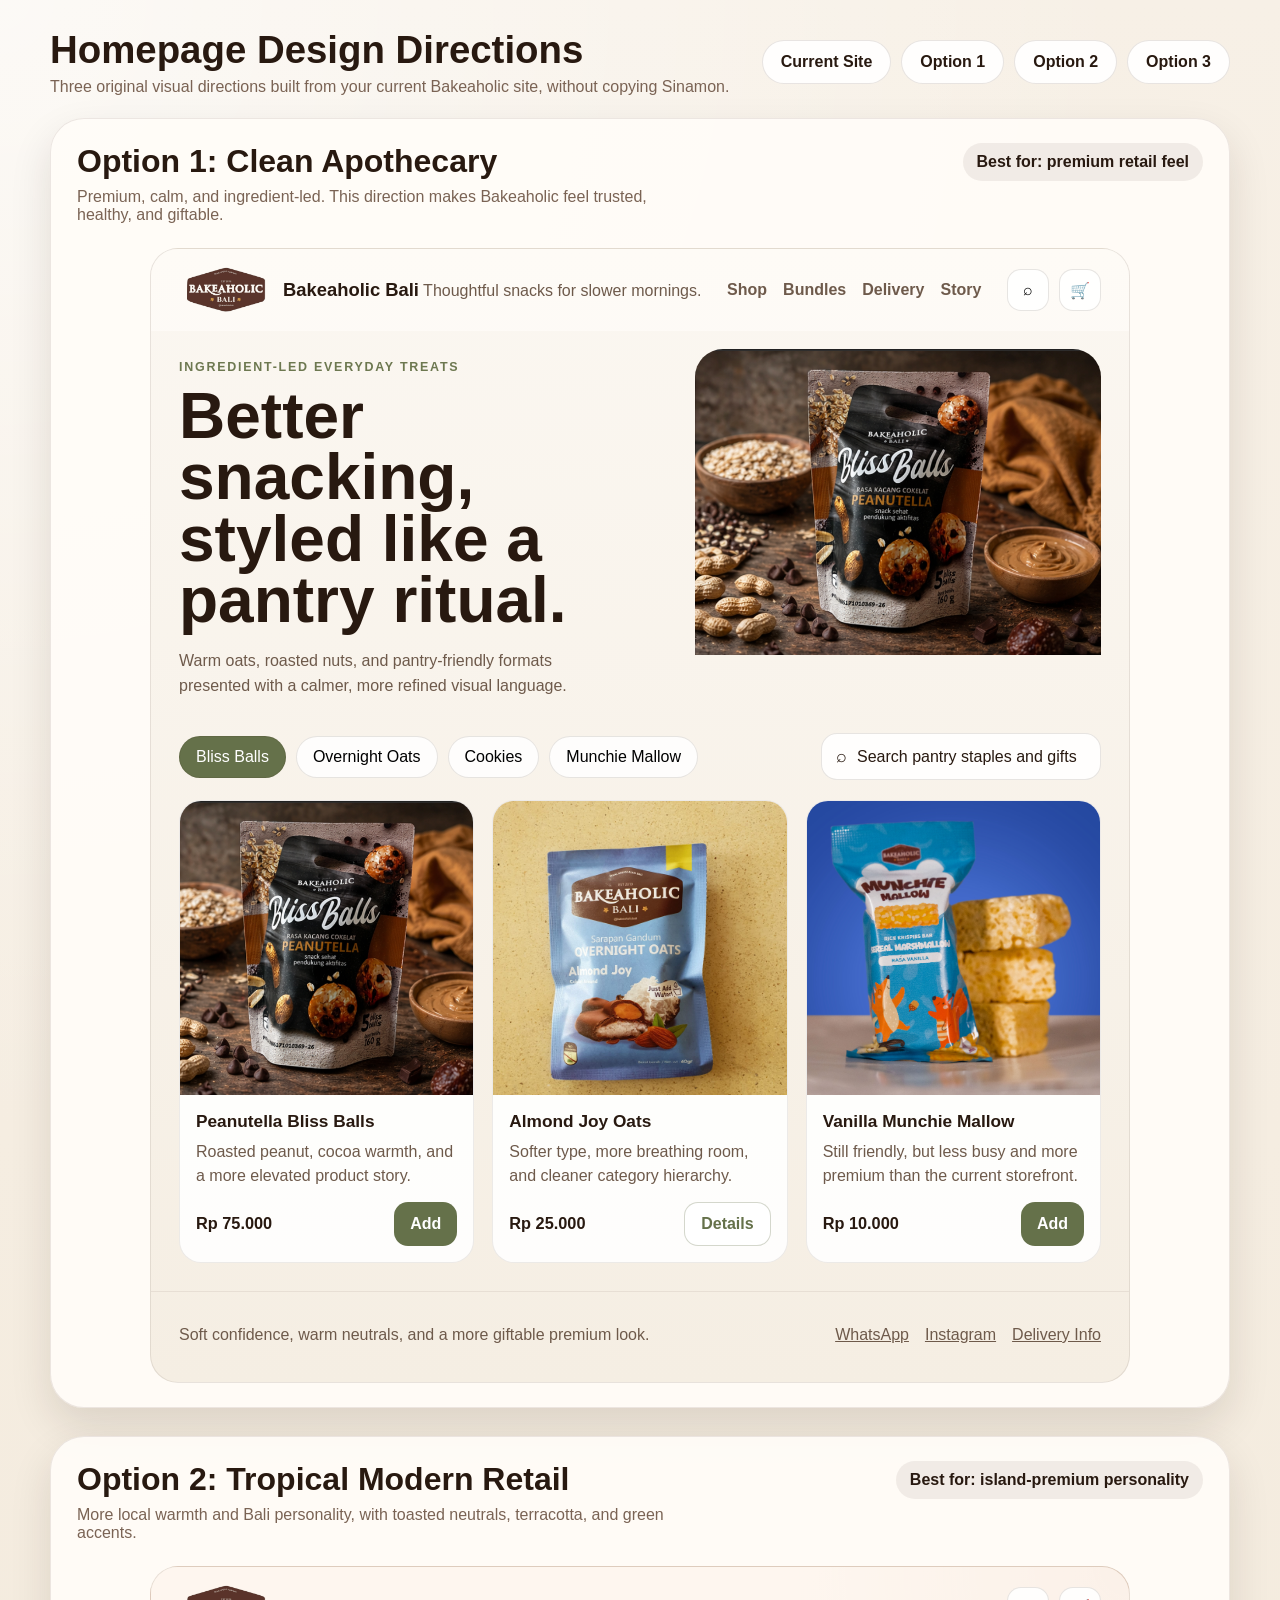
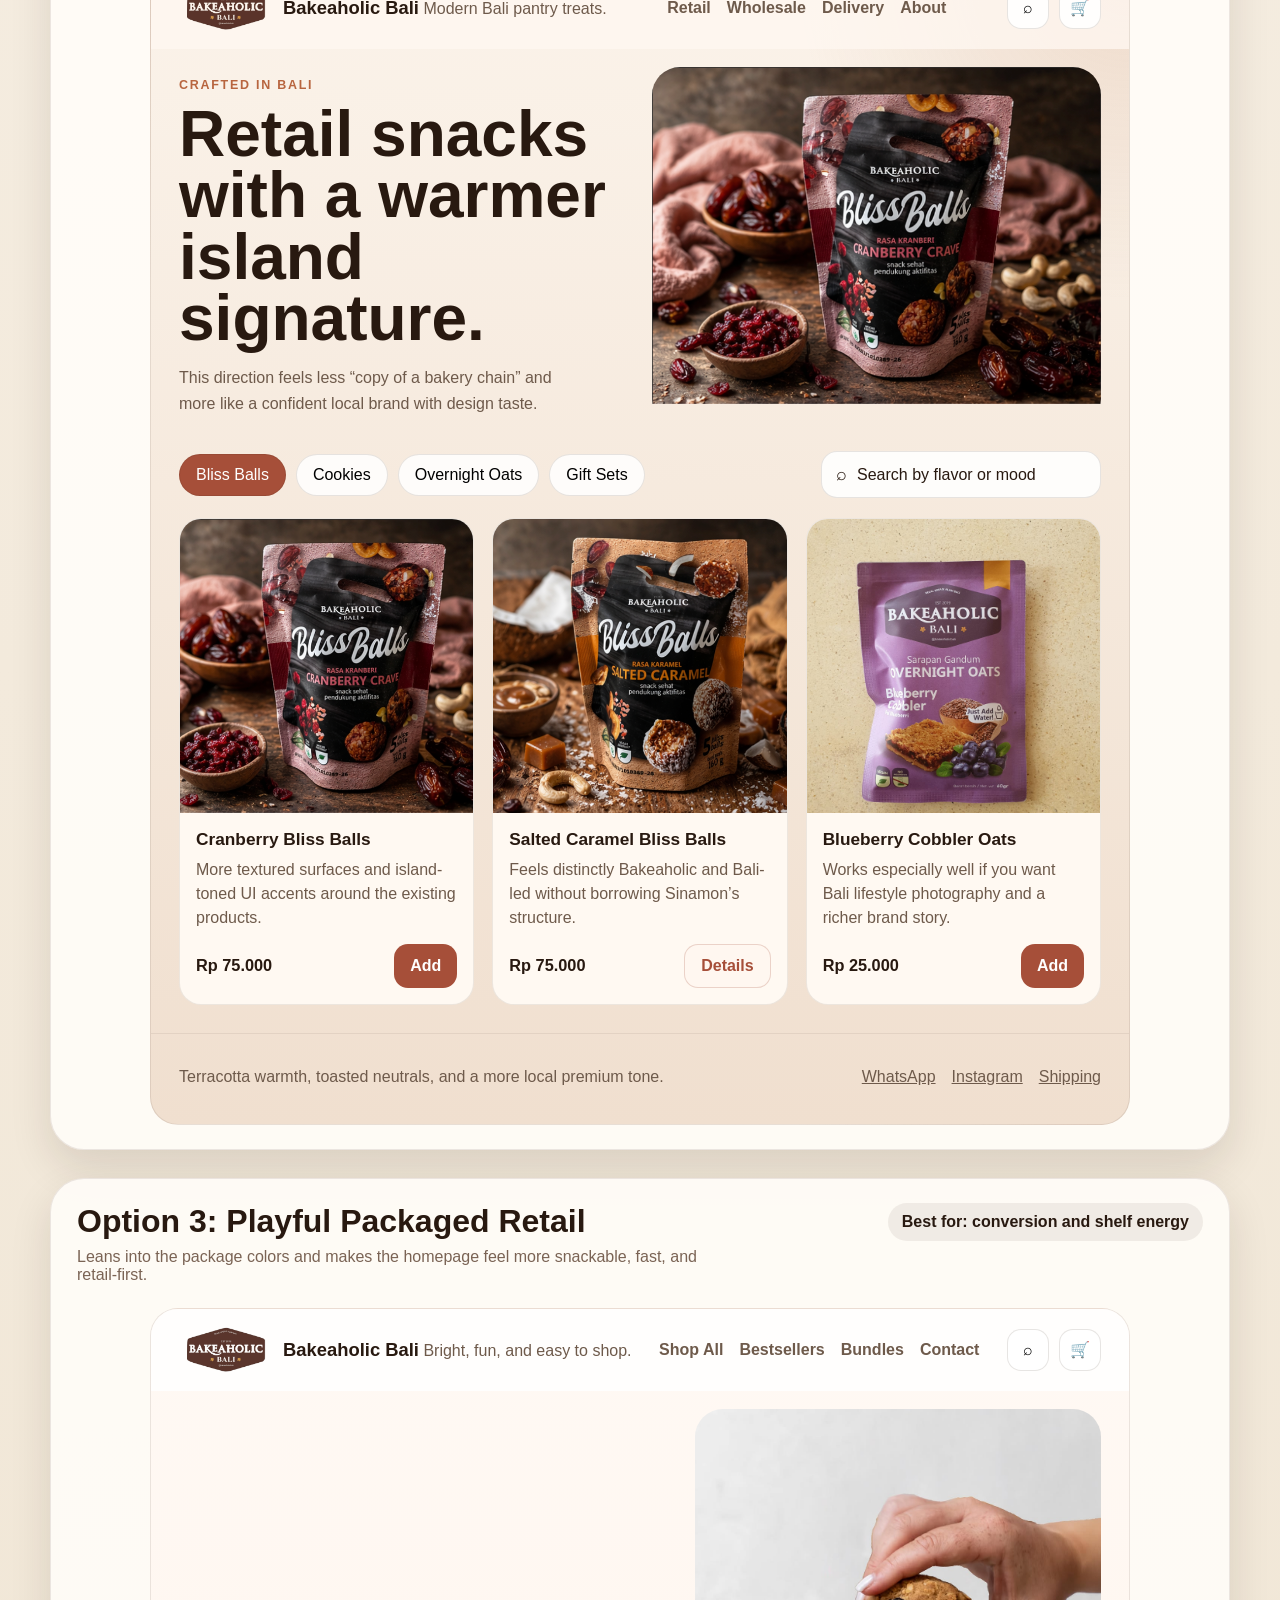
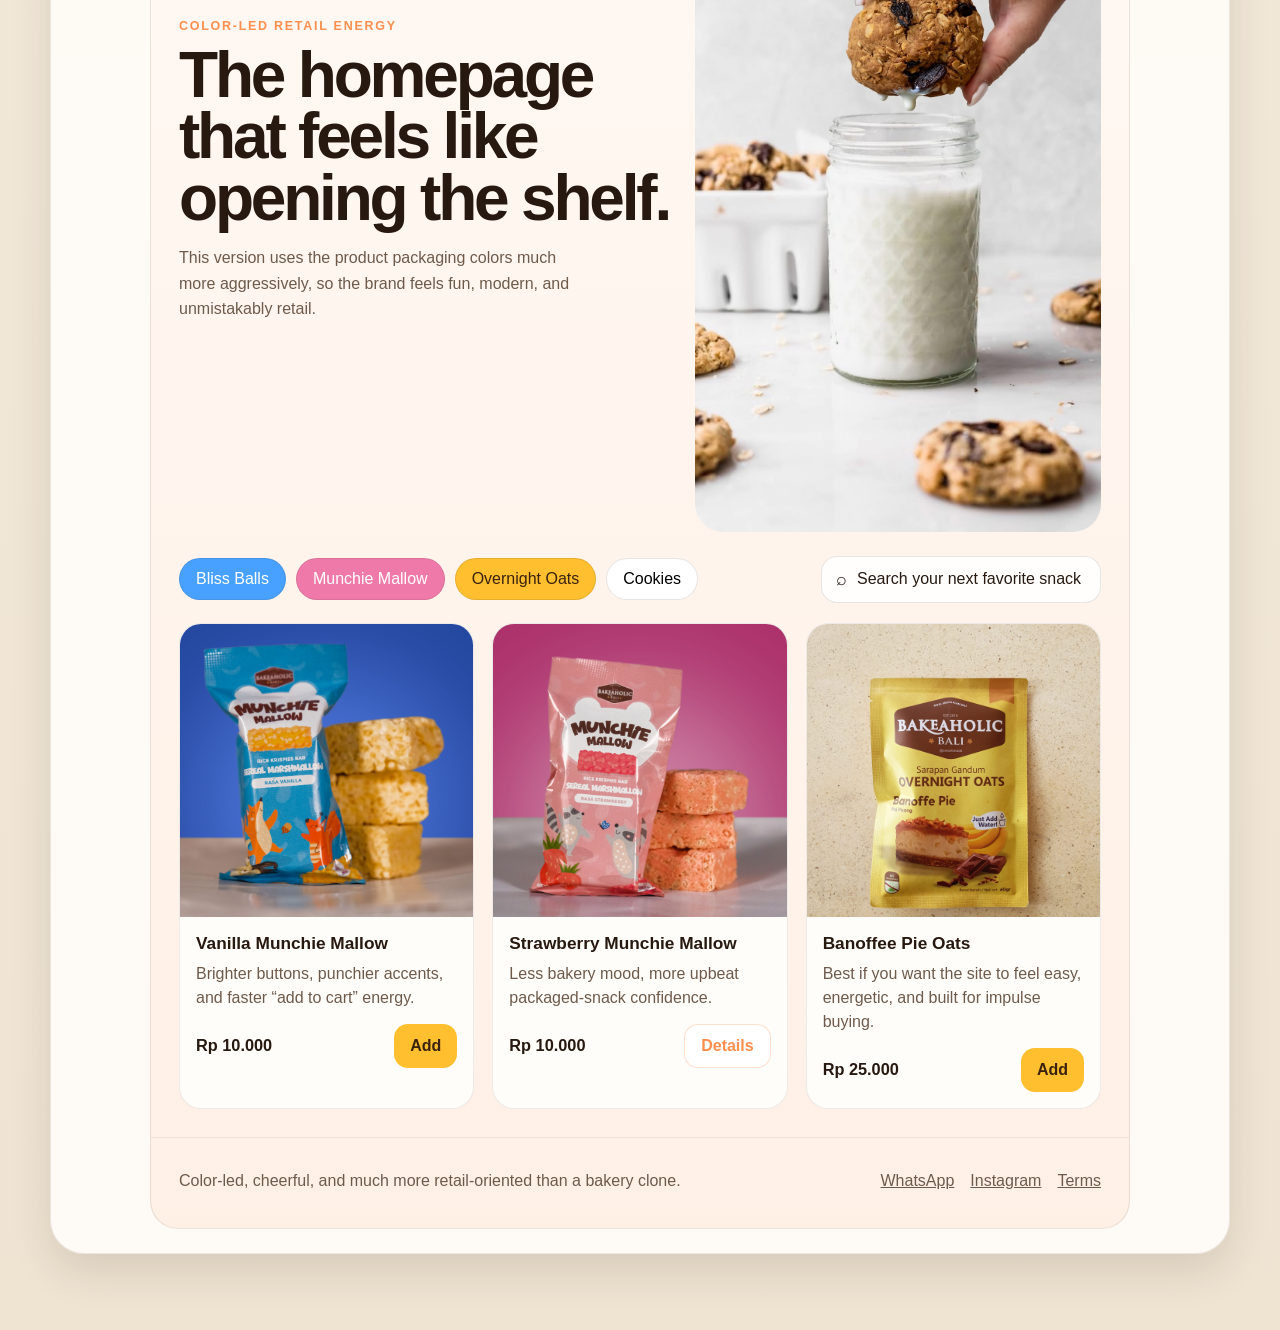
<file: home-visual-directions.html>
<!doctype html>
<html lang="en">
  <head>
    <meta charset="UTF-8" />
    <meta name="viewport" content="width=device-width, initial-scale=1.0" />
    <title>Bakeaholic Homepage Directions</title>
    <link rel="stylesheet" href="home-visual-directions.css" />
  </head>
  <body>
    <div class="visual-shell">
      <header class="visual-topbar">
        <div>
          <h1>Homepage Design Directions</h1>
          <p>Three original visual directions built from your current Bakeaholic site, without copying Sinamon.</p>
        </div>
        <nav class="visual-links">
          <a href="/index.html?mode=test">Current Site</a>
          <a href="#apothecary">Option 1</a>
          <a href="#tropical">Option 2</a>
          <a href="#playful">Option 3</a>
        </nav>
      </header>

      <section class="visual-card direction theme-apothecary" id="apothecary">
        <div class="direction-head">
          <div>
            <h2>Option 1: Clean Apothecary</h2>
            <p>Premium, calm, and ingredient-led. This direction makes Bakeaholic feel trusted, healthy, and giftable.</p>
          </div>
          <span class="direction-tag">Best for: premium retail feel</span>
        </div>
        <div class="direction-preview">
          <div class="mock-frame">
            <header class="mock-header">
              <div class="mock-brand">
                <img src="/assets/bakeaholic-logo.jpg" alt="Bakeaholic Bali" />
                <div>
                  <strong>Bakeaholic Bali</strong>
                  <span>Thoughtful snacks for slower mornings.</span>
                </div>
              </div>
              <nav class="mock-nav">
                <a href="#">Shop</a>
                <a href="#">Bundles</a>
                <a href="#">Delivery</a>
                <a href="#">Story</a>
              </nav>
              <div class="mock-actions">
                <button class="mock-action" type="button">⌕</button>
                <button class="mock-action" type="button">🛒</button>
              </div>
            </header>
            <section class="mock-hero">
              <div>
                <p class="mock-kicker">Ingredient-led everyday treats</p>
                <h3>Better snacking, styled like a pantry ritual.</h3>
                <p class="mock-copy">
                  Warm oats, roasted nuts, and pantry-friendly formats presented with a calmer, more refined visual language.
                </p>
              </div>
              <div class="mock-hero-media">
                <img src="/assets/products/bliss-peanutella-lifestyle-20260422.png" alt="Peanutella Bliss Balls" />
              </div>
            </section>
            <div class="mock-toolbar">
              <div class="mock-chip-row">
                <button class="mock-chip is-active" type="button">Bliss Balls</button>
                <button class="mock-chip" type="button">Overnight Oats</button>
                <button class="mock-chip" type="button">Cookies</button>
                <button class="mock-chip" type="button">Munchie Mallow</button>
              </div>
              <div class="mock-search"><span>⌕</span> Search pantry staples and gifts</div>
            </div>
            <section class="mock-grid">
              <article class="mock-product">
                <img src="/assets/products/bliss-peanutella-lifestyle-20260422.png" alt="Peanutella Bliss Balls" />
                <div class="mock-product-body">
                  <h4>Peanutella Bliss Balls</h4>
                  <p>Roasted peanut, cocoa warmth, and a more elevated product story.</p>
                  <div class="mock-product-row">
                    <span class="mock-price">Rp 75.000</span>
                    <button class="mock-cta" type="button">Add</button>
                  </div>
                </div>
              </article>
              <article class="mock-product">
                <img src="/assets/products/oats-almond-joy-20260422.jpeg" alt="Almond Joy Overnight Oats" />
                <div class="mock-product-body">
                  <h4>Almond Joy Oats</h4>
                  <p>Softer type, more breathing room, and cleaner category hierarchy.</p>
                  <div class="mock-product-row">
                    <span class="mock-price">Rp 25.000</span>
                    <button class="mock-ghost" type="button">Details</button>
                  </div>
                </div>
              </article>
              <article class="mock-product">
                <img src="/assets/products/mallow-vanilla-20260422.jpg" alt="Vanilla Munchie Mallow" />
                <div class="mock-product-body">
                  <h4>Vanilla Munchie Mallow</h4>
                  <p>Still friendly, but less busy and more premium than the current storefront.</p>
                  <div class="mock-product-row">
                    <span class="mock-price">Rp 10.000</span>
                    <button class="mock-cta" type="button">Add</button>
                  </div>
                </div>
              </article>
            </section>
            <footer class="mock-footer">
              <p>Soft confidence, warm neutrals, and a more giftable premium look.</p>
              <div class="mock-footer-links">
                <a href="#">WhatsApp</a>
                <a href="#">Instagram</a>
                <a href="#">Delivery Info</a>
              </div>
            </footer>
          </div>
        </div>
      </section>

      <section class="visual-card direction theme-tropical" id="tropical">
        <div class="direction-head">
          <div>
            <h2>Option 2: Tropical Modern Retail</h2>
            <p>More local warmth and Bali personality, with toasted neutrals, terracotta, and green accents.</p>
          </div>
          <span class="direction-tag">Best for: island-premium personality</span>
        </div>
        <div class="direction-preview">
          <div class="mock-frame">
            <header class="mock-header">
              <div class="mock-brand">
                <img src="/assets/bakeaholic-logo.jpg" alt="Bakeaholic Bali" />
                <div>
                  <strong>Bakeaholic Bali</strong>
                  <span>Modern Bali pantry treats.</span>
                </div>
              </div>
              <nav class="mock-nav">
                <a href="#">Retail</a>
                <a href="#">Wholesale</a>
                <a href="#">Delivery</a>
                <a href="#">About</a>
              </nav>
              <div class="mock-actions">
                <button class="mock-action" type="button">⌕</button>
                <button class="mock-action" type="button">🛒</button>
              </div>
            </header>
            <section class="mock-hero">
              <div>
                <p class="mock-kicker">Crafted in Bali</p>
                <h3>Retail snacks with a warmer island signature.</h3>
                <p class="mock-copy">
                  This direction feels less “copy of a bakery chain” and more like a confident local brand with design taste.
                </p>
              </div>
              <div class="mock-hero-media">
                <img src="/assets/products/bliss-cranberry-lifestyle-20260422.png" alt="Cranberry Bliss Balls" />
              </div>
            </section>
            <div class="mock-toolbar">
              <div class="mock-chip-row">
                <button class="mock-chip is-active" type="button">Bliss Balls</button>
                <button class="mock-chip" type="button">Cookies</button>
                <button class="mock-chip" type="button">Overnight Oats</button>
                <button class="mock-chip" type="button">Gift Sets</button>
              </div>
              <div class="mock-search"><span>⌕</span> Search by flavor or mood</div>
            </div>
            <section class="mock-grid">
              <article class="mock-product">
                <img src="/assets/products/bliss-cranberry-lifestyle-20260422.png" alt="Cranberry Bliss Balls" />
                <div class="mock-product-body">
                  <h4>Cranberry Bliss Balls</h4>
                  <p>More textured surfaces and island-toned UI accents around the existing products.</p>
                  <div class="mock-product-row">
                    <span class="mock-price">Rp 75.000</span>
                    <button class="mock-cta" type="button">Add</button>
                  </div>
                </div>
              </article>
              <article class="mock-product">
                <img src="/assets/products/bliss-salted-caramel-lifestyle-20260422.png" alt="Salted Caramel Bliss Balls" />
                <div class="mock-product-body">
                  <h4>Salted Caramel Bliss Balls</h4>
                  <p>Feels distinctly Bakeaholic and Bali-led without borrowing Sinamon’s structure.</p>
                  <div class="mock-product-row">
                    <span class="mock-price">Rp 75.000</span>
                    <button class="mock-ghost" type="button">Details</button>
                  </div>
                </div>
              </article>
              <article class="mock-product">
                <img src="/assets/products/oats-blueberry-cobbler-20260422.jpeg" alt="Blueberry Cobbler Overnight Oats" />
                <div class="mock-product-body">
                  <h4>Blueberry Cobbler Oats</h4>
                  <p>Works especially well if you want Bali lifestyle photography and a richer brand story.</p>
                  <div class="mock-product-row">
                    <span class="mock-price">Rp 25.000</span>
                    <button class="mock-cta" type="button">Add</button>
                  </div>
                </div>
              </article>
            </section>
            <footer class="mock-footer">
              <p>Terracotta warmth, toasted neutrals, and a more local premium tone.</p>
              <div class="mock-footer-links">
                <a href="#">WhatsApp</a>
                <a href="#">Instagram</a>
                <a href="#">Shipping</a>
              </div>
            </footer>
          </div>
        </div>
      </section>

      <section class="visual-card direction theme-playful" id="playful">
        <div class="direction-head">
          <div>
            <h2>Option 3: Playful Packaged Retail</h2>
            <p>Leans into the package colors and makes the homepage feel more snackable, fast, and retail-first.</p>
          </div>
          <span class="direction-tag">Best for: conversion and shelf energy</span>
        </div>
        <div class="direction-preview">
          <div class="mock-frame">
            <header class="mock-header">
              <div class="mock-brand">
                <img src="/assets/bakeaholic-logo.jpg" alt="Bakeaholic Bali" />
                <div>
                  <strong>Bakeaholic Bali</strong>
                  <span>Bright, fun, and easy to shop.</span>
                </div>
              </div>
              <nav class="mock-nav">
                <a href="#">Shop All</a>
                <a href="#">Bestsellers</a>
                <a href="#">Bundles</a>
                <a href="#">Contact</a>
              </nav>
              <div class="mock-actions">
                <button class="mock-action" type="button">⌕</button>
                <button class="mock-action" type="button">🛒</button>
              </div>
            </header>
            <section class="mock-hero">
              <div>
                <p class="mock-kicker">Color-led retail energy</p>
                <h3>The homepage that feels like opening the shelf.</h3>
                <p class="mock-copy">
                  This version uses the product packaging colors much more aggressively, so the brand feels fun, modern, and unmistakably retail.
                </p>
              </div>
              <div class="mock-hero-media">
                <img src="/assets/products/bakeaholic-products-mix.jpg" alt="Bakeaholic assorted products" />
              </div>
            </section>
            <div class="mock-toolbar">
              <div class="mock-chip-row">
                <button class="mock-chip is-active" type="button">Bliss Balls</button>
                <button class="mock-chip is-active" type="button">Munchie Mallow</button>
                <button class="mock-chip is-active" type="button">Overnight Oats</button>
                <button class="mock-chip" type="button">Cookies</button>
              </div>
              <div class="mock-search"><span>⌕</span> Search your next favorite snack</div>
            </div>
            <section class="mock-grid">
              <article class="mock-product">
                <img src="/assets/products/mallow-vanilla-20260422.jpg" alt="Vanilla Munchie Mallow" />
                <div class="mock-product-body">
                  <h4>Vanilla Munchie Mallow</h4>
                  <p>Brighter buttons, punchier accents, and faster “add to cart” energy.</p>
                  <div class="mock-product-row">
                    <span class="mock-price">Rp 10.000</span>
                    <button class="mock-cta" type="button">Add</button>
                  </div>
                </div>
              </article>
              <article class="mock-product">
                <img src="/assets/products/mallow-strawberry-20260422.jpg" alt="Strawberry Munchie Mallow" />
                <div class="mock-product-body">
                  <h4>Strawberry Munchie Mallow</h4>
                  <p>Less bakery mood, more upbeat packaged-snack confidence.</p>
                  <div class="mock-product-row">
                    <span class="mock-price">Rp 10.000</span>
                    <button class="mock-ghost" type="button">Details</button>
                  </div>
                </div>
              </article>
              <article class="mock-product">
                <img src="/assets/products/oats-banoffee-pie-20260422.jpeg" alt="Banoffee Pie Overnight Oats" />
                <div class="mock-product-body">
                  <h4>Banoffee Pie Oats</h4>
                  <p>Best if you want the site to feel easy, energetic, and built for impulse buying.</p>
                  <div class="mock-product-row">
                    <span class="mock-price">Rp 25.000</span>
                    <button class="mock-cta" type="button">Add</button>
                  </div>
                </div>
              </article>
            </section>
            <footer class="mock-footer">
              <p>Color-led, cheerful, and much more retail-oriented than a bakery clone.</p>
              <div class="mock-footer-links">
                <a href="#">WhatsApp</a>
                <a href="#">Instagram</a>
                <a href="#">Terms</a>
              </div>
            </footer>
          </div>
        </div>
      </section>
    </div>
  </body>
  </html>
</file>
<file: home-visual-directions.css>
:root {
  --shadow: 0 18px 42px rgba(38, 24, 15, 0.12);
  --radius-xl: 34px;
  --radius-lg: 24px;
  --radius-md: 18px;
  --radius-pill: 999px;
  --font-display: "Avenir Next", "Trebuchet MS", "Segoe UI", sans-serif;
  --font-body: "Avenir Next", "Trebuchet MS", "Segoe UI", sans-serif;
}

* {
  box-sizing: border-box;
}

body {
  margin: 0;
  font-family: var(--font-body);
  color: #281910;
  background:
    radial-gradient(circle at top left, rgba(255, 255, 255, 0.65), transparent 24%),
    linear-gradient(180deg, #f7f0e6 0%, #efe4d2 100%);
}

.visual-shell {
  width: min(1180px, calc(100vw - 32px));
  margin: 0 auto;
  padding: 28px 0 48px;
}

.visual-topbar {
  display: flex;
  justify-content: space-between;
  gap: 18px;
  align-items: center;
  margin-bottom: 22px;
}

.visual-topbar h1 {
  margin: 0;
  font-size: clamp(1.7rem, 3vw, 2.5rem);
}

.visual-topbar p {
  margin: 6px 0 0;
  color: #7a6354;
}

.visual-links {
  display: flex;
  gap: 10px;
  flex-wrap: wrap;
}

.visual-links a {
  display: inline-flex;
  align-items: center;
  min-height: 44px;
  padding: 0 18px;
  border-radius: var(--radius-pill);
  text-decoration: none;
  color: #281910;
  border: 1px solid rgba(70, 44, 29, 0.12);
  background: rgba(255, 255, 255, 0.9);
  font-weight: 700;
}

.visual-card {
  background: rgba(255, 252, 248, 0.92);
  border: 1px solid rgba(70, 44, 29, 0.1);
  border-radius: var(--radius-xl);
  box-shadow: var(--shadow);
  overflow: hidden;
}

.direction {
  margin-bottom: 28px;
}

.direction-head {
  display: flex;
  justify-content: space-between;
  gap: 20px;
  align-items: start;
  padding: 24px 26px 0;
}

.direction-head h2 {
  margin: 0;
  font-size: clamp(1.4rem, 2.6vw, 2rem);
}

.direction-head p {
  margin: 8px 0 0;
  max-width: 70ch;
  color: #7a6354;
}

.direction-tag {
  white-space: nowrap;
  padding: 10px 14px;
  border-radius: var(--radius-pill);
  background: rgba(83, 55, 38, 0.08);
  font-weight: 800;
}

.direction-preview {
  padding: 24px;
}

.mock-frame {
  width: min(100%, 980px);
  margin: 0 auto;
  border-radius: 28px;
  overflow: hidden;
  border: 1px solid rgba(61, 41, 29, 0.1);
  background: #fff;
}

.mock-header,
.mock-hero,
.mock-grid,
.mock-footer {
  padding-left: 28px;
  padding-right: 28px;
}

.mock-header {
  display: flex;
  justify-content: space-between;
  align-items: center;
  gap: 16px;
  padding-top: 18px;
  padding-bottom: 18px;
}

.mock-brand {
  display: flex;
  align-items: center;
  gap: 12px;
}

.mock-brand img {
  width: 92px;
  height: auto;
  mix-blend-mode: multiply;
}

.mock-brand strong {
  font-size: 1.15rem;
}

.mock-brand span,
.mock-nav a,
.mock-copy,
.mock-product p,
.mock-note,
.mock-footer p,
.mock-footer a {
  color: #6e5a4b;
}

.mock-nav {
  display: flex;
  gap: 16px;
  flex-wrap: wrap;
}

.mock-nav a {
  text-decoration: none;
  font-weight: 700;
}

.mock-actions {
  display: flex;
  gap: 10px;
  align-items: center;
}

.mock-action,
.mock-chip,
.mock-cta,
.mock-ghost {
  border: 0;
  font: inherit;
  cursor: pointer;
}

.mock-action {
  width: 42px;
  height: 42px;
  border-radius: 14px;
  background: rgba(255, 255, 255, 0.88);
  border: 1px solid rgba(61, 41, 29, 0.12);
}

.mock-hero {
  display: grid;
  grid-template-columns: 1.15fr 0.95fr;
  gap: 24px;
  align-items: center;
  padding-top: 18px;
  padding-bottom: 24px;
}

.mock-hero h3 {
  margin: 0;
  font-family: var(--font-display);
  font-size: clamp(2.2rem, 5vw, 4.3rem);
  line-height: 0.96;
}

.mock-kicker {
  margin: 0 0 12px;
  text-transform: uppercase;
  letter-spacing: 0.14em;
  font-size: 0.78rem;
  font-weight: 800;
}

.mock-copy {
  margin: 16px 0 0;
  line-height: 1.6;
  max-width: 46ch;
}

.mock-hero-media {
  min-height: 360px;
  border-radius: 28px;
  overflow: hidden;
}

.mock-hero-media img {
  width: 100%;
  height: 100%;
  object-fit: cover;
  display: block;
}

.mock-toolbar {
  display: flex;
  justify-content: space-between;
  gap: 18px;
  align-items: center;
  padding: 0 28px 20px;
  flex-wrap: wrap;
}

.mock-chip-row {
  display: flex;
  gap: 10px;
  flex-wrap: wrap;
}

.mock-chip {
  min-height: 42px;
  padding: 0 16px;
  border-radius: var(--radius-pill);
  background: rgba(255, 255, 255, 0.84);
  border: 1px solid rgba(61, 41, 29, 0.12);
}

.mock-chip.is-active {
  color: #fff;
}

.mock-search {
  min-width: min(280px, 100%);
  display: flex;
  align-items: center;
  gap: 10px;
  border-radius: 16px;
  border: 1px solid rgba(61, 41, 29, 0.12);
  background: rgba(255, 255, 255, 0.88);
  padding: 12px 14px;
}

.mock-search span {
  font-size: 1.1rem;
}

.mock-grid {
  display: grid;
  grid-template-columns: repeat(3, minmax(0, 1fr));
  gap: 18px;
  padding-bottom: 28px;
}

.mock-product {
  border-radius: 22px;
  overflow: hidden;
  background: rgba(255, 255, 255, 0.88);
  border: 1px solid rgba(61, 41, 29, 0.09);
}

.mock-product img {
  width: 100%;
  aspect-ratio: 1 / 1;
  object-fit: cover;
  display: block;
}

.mock-product-body {
  padding: 16px;
}

.mock-product h4 {
  margin: 0;
  font-size: 1.08rem;
}

.mock-product p {
  margin: 8px 0 14px;
  line-height: 1.5;
}

.mock-product-row {
  display: flex;
  justify-content: space-between;
  align-items: center;
  gap: 12px;
}

.mock-price {
  font-weight: 900;
  font-size: 1.02rem;
}

.mock-cta,
.mock-ghost {
  min-height: 44px;
  padding: 0 16px;
  border-radius: 14px;
  font-weight: 800;
}

.mock-footer {
  display: flex;
  justify-content: space-between;
  gap: 18px;
  align-items: center;
  padding-top: 18px;
  padding-bottom: 22px;
  border-top: 1px solid rgba(61, 41, 29, 0.08);
}

.mock-footer-links {
  display: flex;
  gap: 16px;
  flex-wrap: wrap;
}

.theme-apothecary .mock-frame {
  background:
    linear-gradient(180deg, #fbf7f1 0%, #f5eee3 100%);
}

.theme-apothecary .mock-header {
  background: rgba(255, 252, 248, 0.72);
}

.theme-apothecary .mock-kicker {
  color: #6d7850;
}

.theme-apothecary .mock-chip.is-active,
.theme-apothecary .mock-cta {
  background: #65714a;
  color: #fff;
}

.theme-apothecary .mock-ghost {
  background: #fff;
  color: #65714a;
  border: 1px solid rgba(101, 113, 74, 0.28);
}

.theme-tropical .mock-frame {
  background:
    radial-gradient(circle at top right, rgba(185, 123, 84, 0.2), transparent 22%),
    linear-gradient(180deg, #fbf3ea 0%, #f0dfcf 100%);
}

.theme-tropical .mock-header {
  background: rgba(255, 248, 241, 0.78);
}

.theme-tropical .mock-hero {
  grid-template-columns: 1fr 1fr;
}

.theme-tropical .mock-kicker {
  color: #b8653f;
}

.theme-tropical .mock-chip.is-active,
.theme-tropical .mock-cta {
  background: #a64f39;
  color: #fff;
}

.theme-tropical .mock-ghost {
  background: #fff7f0;
  color: #a64f39;
  border: 1px solid rgba(166, 79, 57, 0.22);
}

.theme-tropical .mock-product {
  background: rgba(255, 250, 244, 0.94);
}

.theme-playful .mock-frame {
  background:
    linear-gradient(180deg, #fff9f4 0%, #fff0e6 100%);
}

.theme-playful .mock-header {
  background: rgba(255, 255, 255, 0.84);
}

.theme-playful .mock-kicker {
  color: #ff8f4e;
}

.theme-playful .mock-hero h3 {
  letter-spacing: -0.05em;
}

.theme-playful .mock-chip {
  background: #fff;
}

.theme-playful .mock-chip.is-active:nth-child(1) {
  background: #48a1ff;
}

.theme-playful .mock-chip.is-active:nth-child(2) {
  background: #ef7aa9;
}

.theme-playful .mock-chip.is-active:nth-child(3),
.theme-playful .mock-cta {
  background: #ffbf2f;
  color: #3a220f;
}

.theme-playful .mock-ghost {
  background: #fff;
  color: #ff8f4e;
  border: 1px solid rgba(255, 143, 78, 0.28);
}

.theme-playful .mock-product {
  background: #fffdfa;
}

@media (max-width: 860px) {
  .direction-head,
  .mock-header,
  .mock-toolbar,
  .mock-footer,
  .mock-hero {
    display: block;
  }

  .direction-tag,
  .mock-actions,
  .mock-search,
  .mock-footer-links {
    margin-top: 14px;
  }

  .mock-grid {
    grid-template-columns: 1fr;
  }
}
</file>
